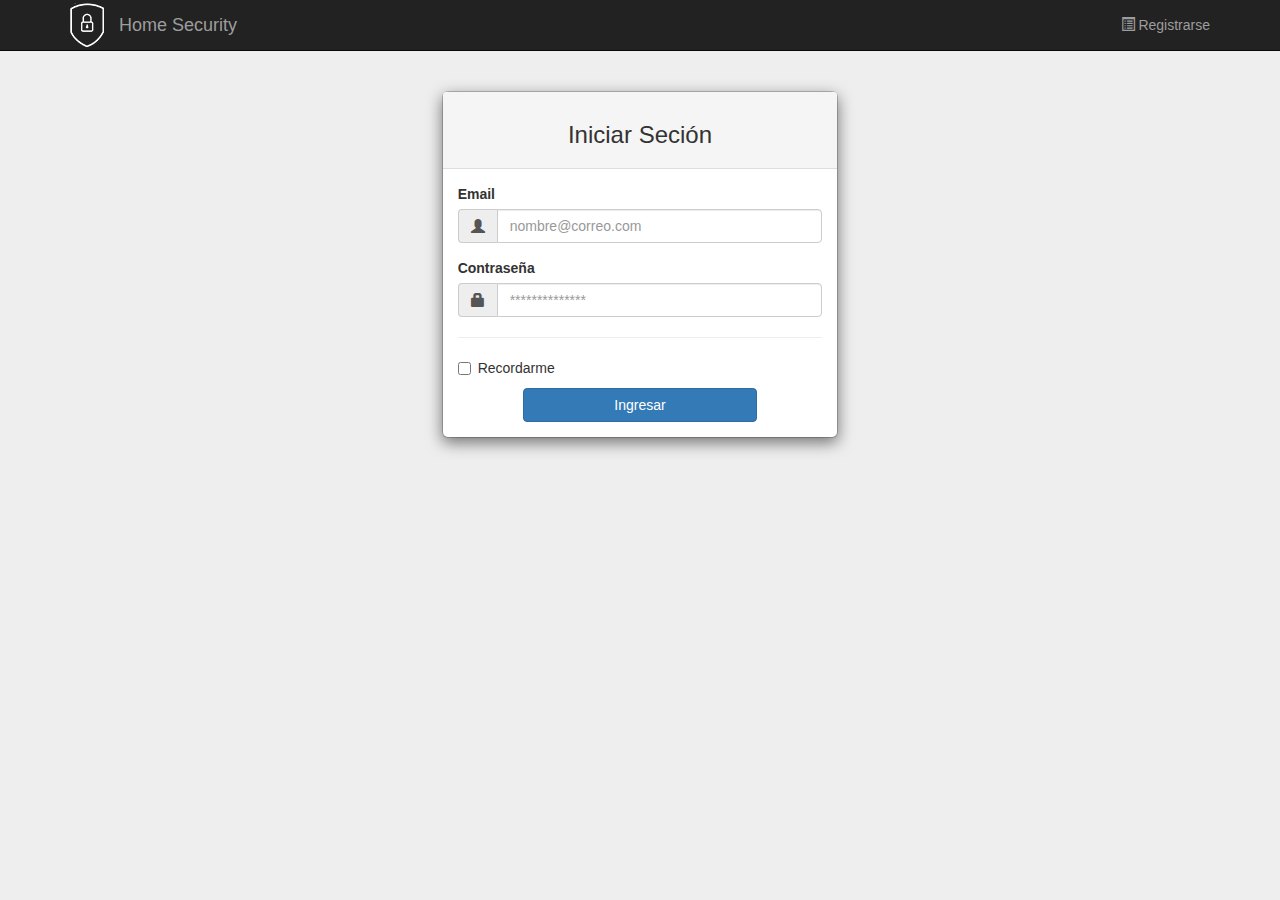
<file: index.html>
<!DOCTYPE html>
<html lang="en">
<head>
	<meta charset="UTF-8">
	<title>Ingreso</title>

	<meta http-equiv="X-UA-Compatible" content="IE=edge">
	<meta name="viewport" content="width=device-width, user-scalable=no, initial-scale=1.0, maximum-scale=1.0, minimum-scale=1.0">


	<!-- Bootstrap core CSS -->
	<link href="css/bootstrap.min.css" rel="stylesheet" type="text/css">

	<!-- Estilos personalizados para la plantilla -->
	<link href="css/style.css" rel="stylesheet" type="text/css">

</head>
<body>


	<nav class="navbar navbar-default navbar-static-top navbar-inverse" style="margin-bottom: 40px" >
		<div class="container">
			<div class="navbar-header">
				<button type="button" class="navbar-toggle collapsed" data-toggle="collapse" data-target="#navbar" aria-expanded="false" aria-controls="navbar">
					<span class="sr-only">Toggle navigation</span>
					<span class="icon-bar"></span>
					<span class="icon-bar"></span>
					<span class="icon-bar"></span>
				</button>
				<a class="navbar-brand">
                    <img class="img-logo" alt="Brand" src="image/logo.png">
                </a>
				<a class="navbar-brand" href="index.html">
                    Home Security
                </a>
			</div>
			<div id="navbar" class="navbar-collapse collapse">

				<ul class="nav navbar-nav navbar-right">
					<li><a href="registro.html"><span class="glyphicon glyphicon-list-alt" aria-hidden="true"></span> Registrarse</a> </li>
				</ul>

			</div><!--/.nav-collapse -->
		</div>
	</nav>

	<div class="container-fluid">

	<div class="row">

		<div class="col-lg-4 col-md-3 col-sm-2"></div>

		<div class="col-lg-4 col-md-6 col-sm-8">

			<div class="panel panel-default modal-content">

				<div class="panel-heading"><h3 class="text-center">Iniciar Seción</h3></div>

				<div class="panel-body">
					<form action="inicio.html">

						<div class="form-group">
							<label for="inputEmail" class="control-label">Email</label>
							<div class="input-group">
								<span class="input-group-addon">
									<span class="glyphicon glyphicon-user" aria-hidden="true"></span> 
								</span>
								<input type="email" class = "form-control"  placeholder = "nombre@correo.com">
							</div>
						</div>

						<div class="form-group">
							<label for="inputEmail" class="control-label">Contraseña</label>
							<div class="input-group">
								<span class="input-group-addon">
									<span class="glyphicon glyphicon-lock" aria-hidden="true"></span> 
								</span>
								<input type="password" class = "form-control"  placeholder ="**************">
							</div>
						</div>
						<hr/>	

						<div class="checkbox">
							<label>
								<input type="checkbox">	Recordarme
							</label>
						</div>

						<div class="row">
							<div class="col-md-2 col-sm-1"></div>
							<div class="col-md-8 col-sm-10"><button type="submit" href="inicio.html" class="btn btn-primary btn-block">Ingresar</button></div>
							<div class="col-md-2 col-sm-1"></div>
						</div>

					</form>

				</div>

			</div>

		</div>

		<div class="col-lg-4 col-md-3 col-sm-2"></div>
	</div>

</div>

<!-- jQuery .JS -->
<script src="js/jquery.min.js"></script>
<!-- Bootstrap .JS -->
<script src="js/bootstrap.min.js"></script>

</body>
</html>
</file>
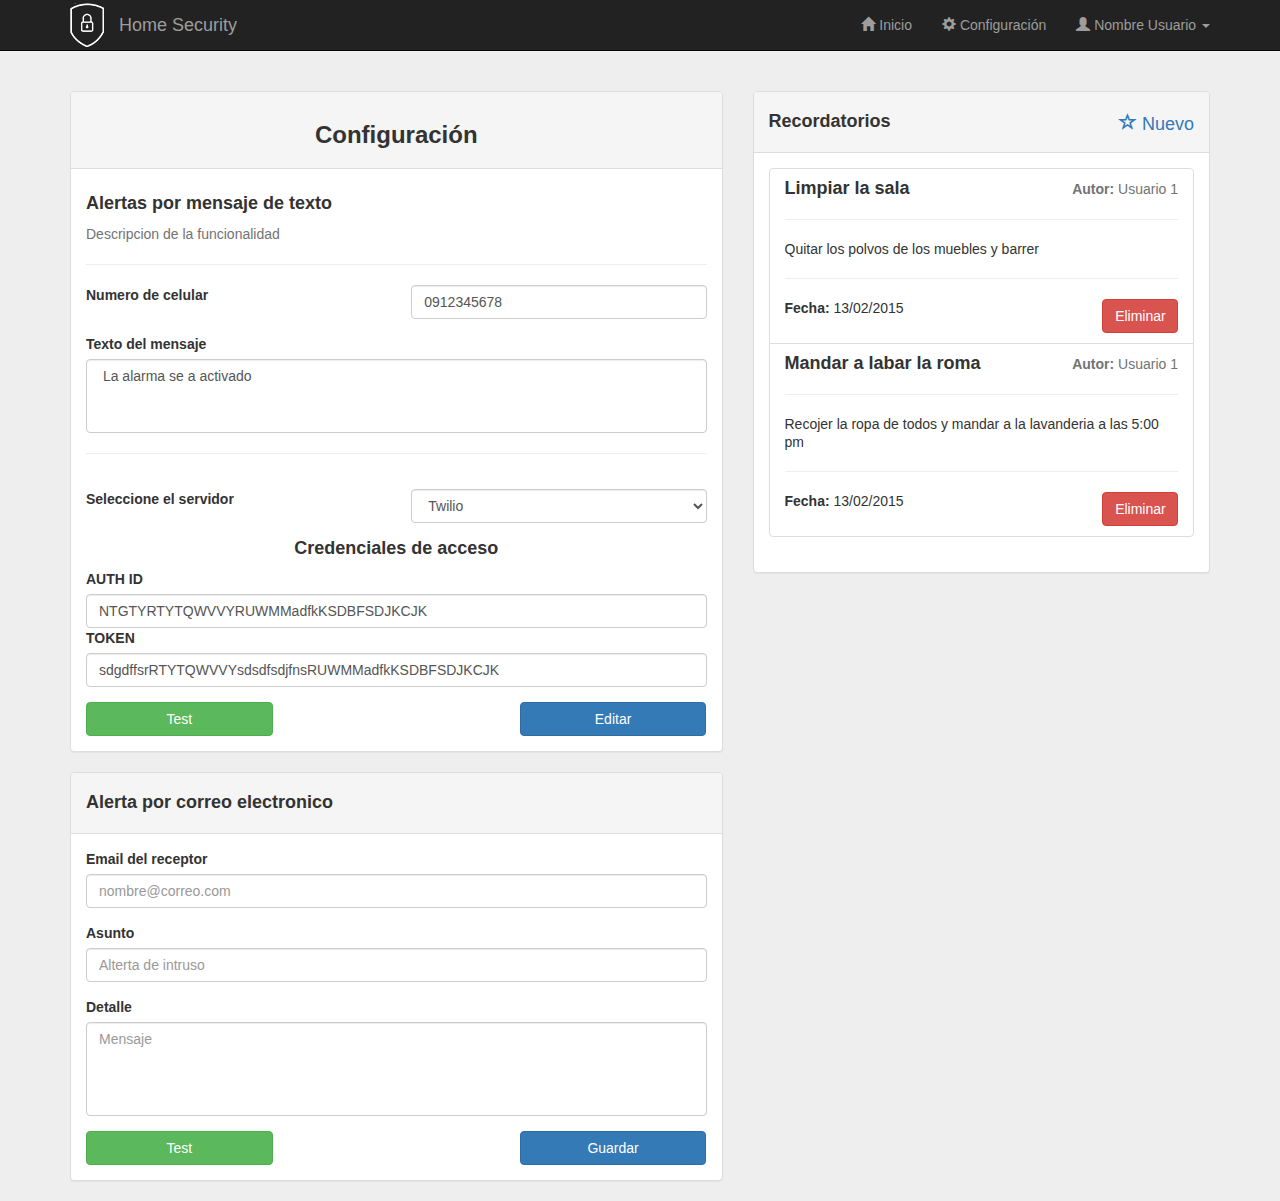
<file: config.html>
<!DOCTYPE html>
<html lang="en">
<head>
	<meta charset="UTF-8">
	<title>Config</title>

	<meta http-equiv="X-UA-Compatible" content="IE=edge">
	<meta name="viewport" content="width=device-width, user-scalable=no, initial-scale=1.0, maximum-scale=1.0, minimum-scale=1.0">


	<!-- Bootstrap core CSS -->
	<link href="css/bootstrap.min.css" rel="stylesheet" type="text/css">

	<!-- Estilos personalizados para la plantilla -->
	<link href="css/style.css" rel="stylesheet" type="text/css">

	<link href="css/bootstrap-toggle.min.css" rel="stylesheet"/>
	
	<link href="css/font-awesome.min.css" rel="stylesheet">


</head>
<body>

<nav class="navbar navbar-default navbar-static-top navbar-inverse" style="margin-bottom: 40px" >
		<div class="container">
			<div class="navbar-header">
				<button type="button" class="navbar-toggle collapsed" data-toggle="collapse" data-target="#navbar" aria-expanded="false" aria-controls="navbar">
					<span class="sr-only">Toggle navigation</span>
					<span class="icon-bar"></span>
					<span class="icon-bar"></span>
					<span class="icon-bar"></span>
				</button>
				<a class="navbar-brand">
                    <img class="img-logo" alt="Brand" src="image/logo.png">
                </a>
				<a class="navbar-brand" href="inicio.html">
                    Home Security
                </a>
			</div>
			<div id="navbar" class="navbar-collapse collapse">
			
				<ul class="nav navbar-nav navbar-right">
                    <li><a href="inicio.html"><span class="glyphicon glyphicon-home " aria-hidden="true"></span> Inicio</a></li>
                    <li><a href="config.html"><span class="glyphicon glyphicon-cog " aria-hidden="true"></span> Configuración</a></li>
                    <li class="dropdown">
                        <a href="#" class="dropdown-toggle" data-toggle="dropdown" role="button" aria-expanded="false"><span class="glyphicon glyphicon-user " aria-hidden="true"></span> Nombre Usuario <span class="caret"></span></a>
                        <ul class="dropdown-menu" role="menu">
                            <li><a href="perfil.html"><span class="glyphicon glyphicon-pencil " aria-hidden="true"></span> Editar Perfil</a></li>
                            <li role="presentation" class="divider"></li>
                            <li><a href="index.html"><span class="glyphicon glyphicon-off " aria-hidden="true"></span> Salir</a></li>
                        </ul>
                    </li>
                </ul>			

			</div><!--/.nav-collapse -->
		</div>
	</nav>


	<!-- Contenido -->
	<div class="container">

		<div class="row">
										<!-- Colunas -->
			<div class="col-sm-12 visible-xs"> 						<!-- Coluna para las secciones -->
				<div class="panel panel-default">
                    <div class="panel-heading">
                        <h4><strong>Secciones</strong></h4>
                    </div>
                    <div class="panel-body">
                        <ul class="nav nav-stacked" id="sidebar">

                            <li><a href="#sms"><span class="glyphicon glyphicon-phone " aria-hidden="true"></span> Alertas via SMS</a></li>
                            <li><a href="#mail"><span class="glyphicon glyphicon-envelope " aria-hidden="true"></span> Alertas via Mail</a></li>
							<li><a href="#recordatorio"><span class="glyphicon glyphicon-comment " aria-hidden="true"></span> Recordatorios</a></li>
                        </ul>
                    </div>
                </div> 
			</div>										<!-- Fin Coluna secciones -->

			<div class="col-sm-12">						<!-- Coluna Panel de control-->


				<div class="row"> 						<!-- Colunas elementos panel de contro -->
					<div class="col-lg-7 col-md-6">

						<div class="panel panel-default" id="sms">
	                        <div class="panel-heading">
	                            
								<h3 class="text-center"><strong>Configuración</strong></h3>

	                        </div>
	                        <div class="panel-body">
	                        	<h4><strong>Alertas por mensaje de texto</strong></h4>
	                            <p class="help-block">Descripcion de la funcionalidad </p>
								<hr/>

									<div class="row">
	                        			<div class="form-group col-sm-6">
	                        				<label class="control-label">Numero de celular</label>
	                        			</div>
	                        			<div class="form-group col-sm-6">
	                        				<input type="text" class="form-control" value="0912345678">

	                        			</div>

	                        			<div class="form-group col-sm-12">
                                			<label class="control-label">Texto del mensaje</label>
                                			<textarea rows="3" class="form-control" > La alarma se a activado</textarea>                            			
										<hr/>
                            			</div>

	                        			<div class="form-group col-sm-6">
	                        				<label class="control-label">Seleccione el servidor</label>
	                        			</div> 

	                        			<div class="form-grup col-sm-6">
	                        				<select id="" class="form-control">                        					
											  <option>Twilio</option>
											  <option>Plivo</option>
	                        				</select>
										</div>

										<div class="form-group  col-sm-12">
											<p></p>
											<h4 class="text-center"><strong>Credenciales de acceso</strong> </h4>
											
	                                		<label class="control-label">AUTH ID</label>
	                                		<input type="text" class="form-control" value="NTGTYRTYTQWVVYRUWMMadfkKSDBFSDJKCJK">
	                               
	                                		<label class="control-label">TOKEN</label>
	                                		<input type="text" class="form-control" value="sdgdffsrRTYTQWVVYsdsdfsdjfnsRUWMMadfkKSDBFSDJKCJK">
	                            		</div>
	                        		</div>

	                        		<div class="row">
				                        <div class="col-md-4 col-sm-6"><button type="button" class="btn btn-success btn-block">Test</button></div>
				                        <div class="col-md-4 col-sm-2"></div>
				                        <div class="col-md-4 col-sm-6"><button type="submit" class="btn btn-primary btn-block">Editar</button></div>
				                    </div>  
		                    </div>
                    	</div>

                    	<div class="panel panel-default" id="mail">
	                        <div class="panel-heading">
	                            <h4><strong>Alerta por correo electronico</strong></h4>
	                        </div>
	                        <div class="panel-body" >								

									<div class="form-group">
		                                <label class="control-label">Email del receptor</label>
		                                <input type="email" class="form-control" placeholder="nombre@correo.com">
		                            </div>
		                            <div class="form-group">
                                		<label class="control-label">Asunto</label>
                                		<input type="text" class="form-control" placeholder="Alterta de intruso">
                            		</div>
									<div class="form-group">
                                		<label class="control-label">Detalle</label>
                                		<textarea rows="4" class="form-control" placeholder="Mensaje" ></textarea>
                            		</div> 

                            		<div class="row">
				                        <div class="col-md-4 col-sm-6"><button type="button" class="btn btn-success btn-block">Test</button></div>
				                        <div class="col-md-4 col-sm-2"></div>
				                        <div class="col-md-4 col-sm-6"><button type="submit" class="btn btn-primary btn-block">Guardar</button></div>
				                    </div>



		                    </div>
                    	</div>

					</div>

				<div class="col-lg-5 col-md-6" id="recordatorio">
					
					<div class="panel panel-default">
						<div class="panel-heading">
							<h4>
								<a href="#addrecordatorio"  data-toggle="modal" class="pull-right">
									<span class="glyphicon glyphicon-star-empty " aria-hidden="true"></span> Nuevo
								</a>
								<strong>Recordatorios</strong>
							</h4>
						</div>
						<div class="panel-body">
							<ul class="list-group">

								<li class="list-group-item">
									<p class="list-group-item-heading help-block pull-right"><strong>Autor: </strong>Usuario 1</p>
									<h4 class="list-group-item-heading"><strong>Limpiar la sala</strong></h4>
									<hr/>
									<p class="list-group-item-text">Quitar los polvos de los muebles y barrer</p>
									<hr/>
									<div class="row">
										<div class="col-sm-9">
											<p class="list-group-item-text"><strong>Fecha: </strong> 13/02/2015</p>
										</div>
										<div class="col-sm-3">
											<button type="submit" class="btn btn-danger btn-block">Eliminar</button>
										</div>
									</div>
								</li>

								<li class="list-group-item">
									<p class="list-group-item-heading help-block pull-right"><strong>Autor: </strong>Usuario 1</p>
									<h4 class="list-group-item-heading"><strong>Mandar a labar la roma</strong></h4>
									<hr/>
									<p class="list-group-item-text">Recojer la ropa de todos y mandar a la lavanderia a las 5:00 pm</p>
									<hr/>
									<div class="row">
										<div class="col-sm-9">
											<p class="list-group-item-text"><strong>Fecha: </strong> 13/02/2015</p>
										</div>
										<div class="col-sm-3">
											<button type="submit" class="btn btn-danger btn-block">Eliminar</button>
										</div>
									</div>
								</li>

							</ul>  
						</div>

					</div>
					
				</div>


				</div>									<!-- Fin Colunas elementos panel de contro -->


				
			</div>										<!-- Fin Coluna Panel de control-->
		</div>											<!--Fin Colunas-->

	</div>


<div class="modal fade" id="addrecordatorio" tabindex="-1" role="dialog" aria-labelledby="myModalLabel" aria-hidden="true">
	<div class="modal-dialog">
		<div class="modal-content">
			<div class="modal-header">
				<button type="button" class="close" data-dismiss="modal" aria-label="Close"><span aria-hidden="true">&times;</span></button>
				<h4 class="modal-title" id="myModalLabel">Agregar Recordatorio</h4>
			</div>
			<div class="modal-body">
					<div class="form-group">
						<input type="text" class="form-control" placeholder="Titulo">
					</div>
						<textarea class="form-control" rows="4" placeholder="Descripcion"></textarea>
					<div class="modal-footer">
						<button type="button" class="btn btn-default" data-dismiss="modal">Cerrar</button>
						<button type="submit" class="btn btn-primary">Guardar</button>
					</div>
			</div>
		</div>
	</div>
</div>

<!-- jQuery .JS -->
<script src="js/jquery.min.js"></script>
<!-- Bootstrap .JS -->
<script src="js/bootstrap.min.js"></script>

<script src="js/bootstrap-toggle.min.js"></script>


</body>
</html>
</file>
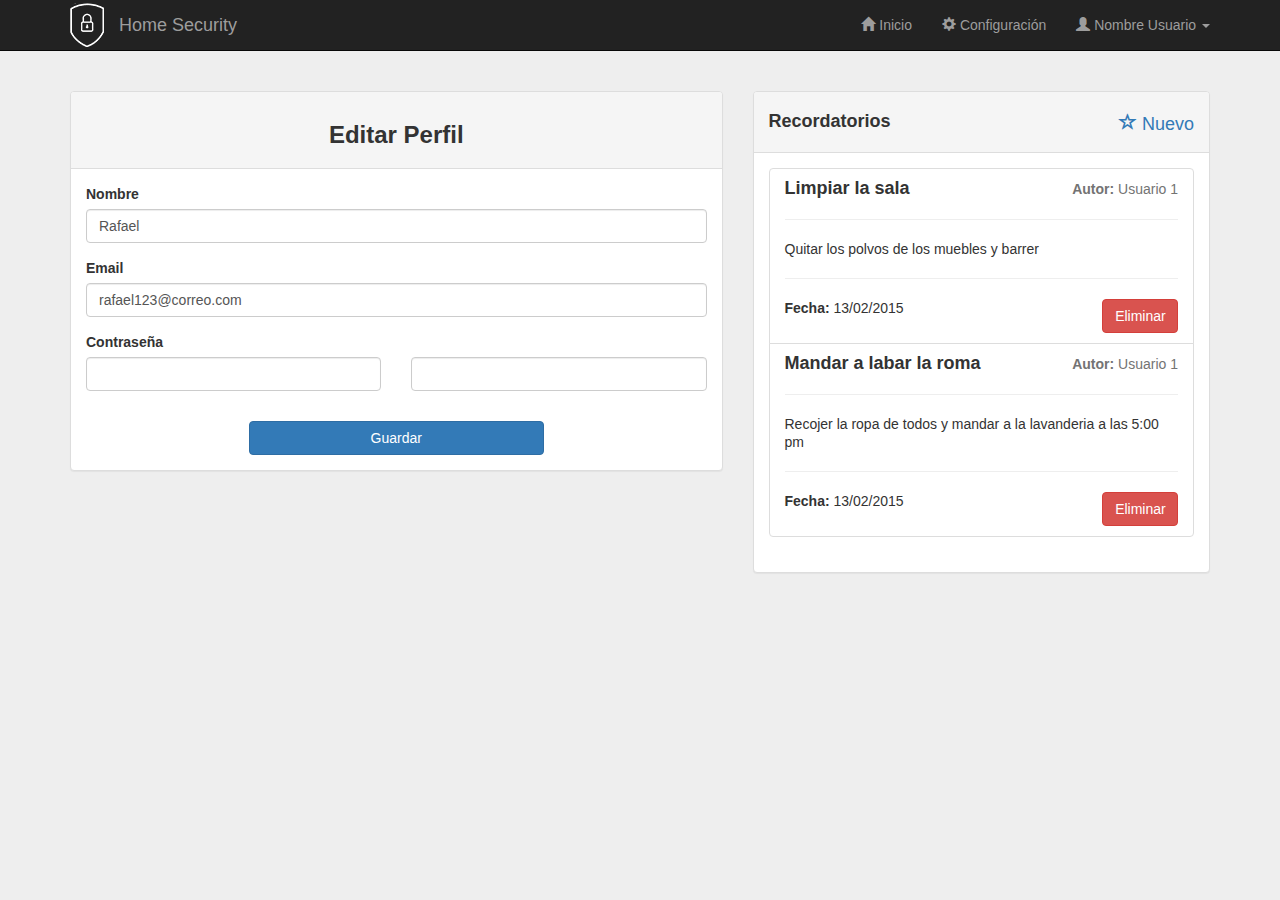
<file: perfil.html>
<!DOCTYPE html>
<html lang="en">
<head>
	<meta charset="UTF-8">
	<title>Config</title>

	<meta http-equiv="X-UA-Compatible" content="IE=edge">
	<meta name="viewport" content="width=device-width, user-scalable=no, initial-scale=1.0, maximum-scale=1.0, minimum-scale=1.0">


	<!-- Bootstrap core CSS -->
	<link href="css/bootstrap.min.css" rel="stylesheet" type="text/css">

	<!-- Estilos personalizados para la plantilla -->
	<link href="css/style.css" rel="stylesheet" type="text/css">

	<link href="css/bootstrap-toggle.min.css" rel="stylesheet"/>
	
	<link href="css/font-awesome.min.css" rel="stylesheet">


</head>
<body>

<nav class="navbar navbar-default navbar-static-top navbar-inverse" style="margin-bottom: 40px" >
		<div class="container">
			<div class="navbar-header">
				<button type="button" class="navbar-toggle collapsed" data-toggle="collapse" data-target="#navbar" aria-expanded="false" aria-controls="navbar">
					<span class="sr-only">Toggle navigation</span>
					<span class="icon-bar"></span>
					<span class="icon-bar"></span>
					<span class="icon-bar"></span>
				</button>
				<a class="navbar-brand">
                    <img class="img-logo" alt="Brand" src="image/logo.png">
                </a>
				<a class="navbar-brand" href="inicio.html">
                    Home Security
                </a>
			</div>
			<div id="navbar" class="navbar-collapse collapse">
			
				<ul class="nav navbar-nav navbar-right">
                    <li><a href="inicio.html"><span class="glyphicon glyphicon-home " aria-hidden="true"></span> Inicio</a></li>
                    <li><a href="config.html"><span class="glyphicon glyphicon-cog " aria-hidden="true"></span> Configuración</a></li>
                    <li class="dropdown">
                        <a href="#" class="dropdown-toggle" data-toggle="dropdown" role="button" aria-expanded="false"><span class="glyphicon glyphicon-user " aria-hidden="true"></span> Nombre Usuario <span class="caret"></span></a>
                        <ul class="dropdown-menu" role="menu">
                            <li><a href="perfil.html"><span class="glyphicon glyphicon-pencil " aria-hidden="true"></span> Editar Perfil</a></li>
                            <li role="presentation" class="divider"></li>
                            <li><a href="index.html"><span class="glyphicon glyphicon-off " aria-hidden="true"></span> Salir</a></li>
                        </ul>
                    </li>
                </ul>			

			</div><!--/.nav-collapse -->
		</div>
	</nav>


	<div class="container">

    <div class="row">

        <div class="col-md-12">

            <div class="row">

                <div class="col-lg-7 col-md-6">

                    <div class="panel panel-default">

                    <div class="panel-heading"><h3 class="text-center"><strong>Editar Perfil</strong></h3></div>

                    <div class="panel-body">

                        <div class="form-group">

                            <label for="inputName" class="control-label">Nombre</label>
                            <input type="text" class="form-control" value="Rafael">
                        </div>
                        
                        <div class="form-group">
                            <label for="inputEmail" class="control-label">Email</label>
                            <input type="email" class="form-control" value="rafael123@correo.com">
                        </div>

                        <div class="form-group">
                            <label for="inputPassword" class="control-label">Contraseña</label>
                            <div class="row">
                                <div class="form-group col-sm-6">
                                	<input type="password" class="form-control" >
                                </div>
                                <div class="form-group col-sm-6">
                                	<input type="password" class="form-control" > 
                                </div>
                            </div>
                        </div>
                        
                        <div class="row">
                            <div class="col-md-3 col-sm-2"></div>
                            <div class="col-md-6 col-sm-8"><button type="submit" class="btn btn-primary btn-block">Guardar</button></div>
                            <div class="col-md-3 col-sm-2"></div>
                        </div>  

                    </div>

                    </div>

                </div>

                <div class="col-lg-5 col-md-6" id="recordatorio">
					
					<div class="panel panel-default">
						<div class="panel-heading">
							<h4>
								<a href="#addrecordatorio"  data-toggle="modal" class="pull-right">
									<span class="glyphicon glyphicon-star-empty " aria-hidden="true"></span> Nuevo
								</a>
								<strong>Recordatorios</strong>
							</h4>
						</div>
						<div class="panel-body">
							<ul class="list-group">

								<li class="list-group-item">
									<p class="list-group-item-heading help-block pull-right"><strong>Autor: </strong>Usuario 1</p>
									<h4 class="list-group-item-heading"><strong>Limpiar la sala</strong></h4>
									<hr/>
									<p class="list-group-item-text">Quitar los polvos de los muebles y barrer</p>
									<hr/>
									<div class="row">
										<div class="col-sm-9">
											<p class="list-group-item-text"><strong>Fecha: </strong> 13/02/2015</p>
										</div>
										<div class="col-sm-3">
											<button type="submit" class="btn btn-danger btn-block">Eliminar</button>
										</div>
									</div>
								</li>

								<li class="list-group-item">
									<p class="list-group-item-heading help-block pull-right"><strong>Autor: </strong>Usuario 1</p>
									<h4 class="list-group-item-heading"><strong>Mandar a labar la roma</strong></h4>
									<hr/>
									<p class="list-group-item-text">Recojer la ropa de todos y mandar a la lavanderia a las 5:00 pm</p>
									<hr/>
									<div class="row">
										<div class="col-sm-9">
											<p class="list-group-item-text"><strong>Fecha: </strong> 13/02/2015</p>
										</div>
										<div class="col-sm-3">
											<button type="submit" class="btn btn-danger btn-block">Eliminar</button>
										</div>
									</div>
								</li>

							</ul>  
						</div>

					</div>
					
				</div>

            </div>

        </div>

    </div>

</div>



<div class="modal fade" id="addrecordatorio" tabindex="-1" role="dialog" aria-labelledby="myModalLabel" aria-hidden="true">
	<div class="modal-dialog">
		<div class="modal-content">
			<div class="modal-header">
				<button type="button" class="close" data-dismiss="modal" aria-label="Close"><span aria-hidden="true">&times;</span></button>
				<h4 class="modal-title" id="myModalLabel">Agregar Recordatorio</h4>
			</div>
			<div class="modal-body">
					<div class="form-group">
						<input type="text" class="form-control" placeholder="Titulo">
					</div>
						<textarea class="form-control" rows="4" placeholder="Descripcion"></textarea>
					<div class="modal-footer">
						<button type="button" class="btn btn-default" data-dismiss="modal">Cerrar</button>
						<button type="submit" class="btn btn-primary">Guardar</button>
					</div>
			</div>
		</div>
	</div>
</div>

<!-- jQuery .JS -->
<script src="js/jquery.min.js"></script>
<!-- Bootstrap .JS -->
<script src="js/bootstrap.min.js"></script>

<script src="js/bootstrap-toggle.min.js"></script>


</body>
</html>
</file>
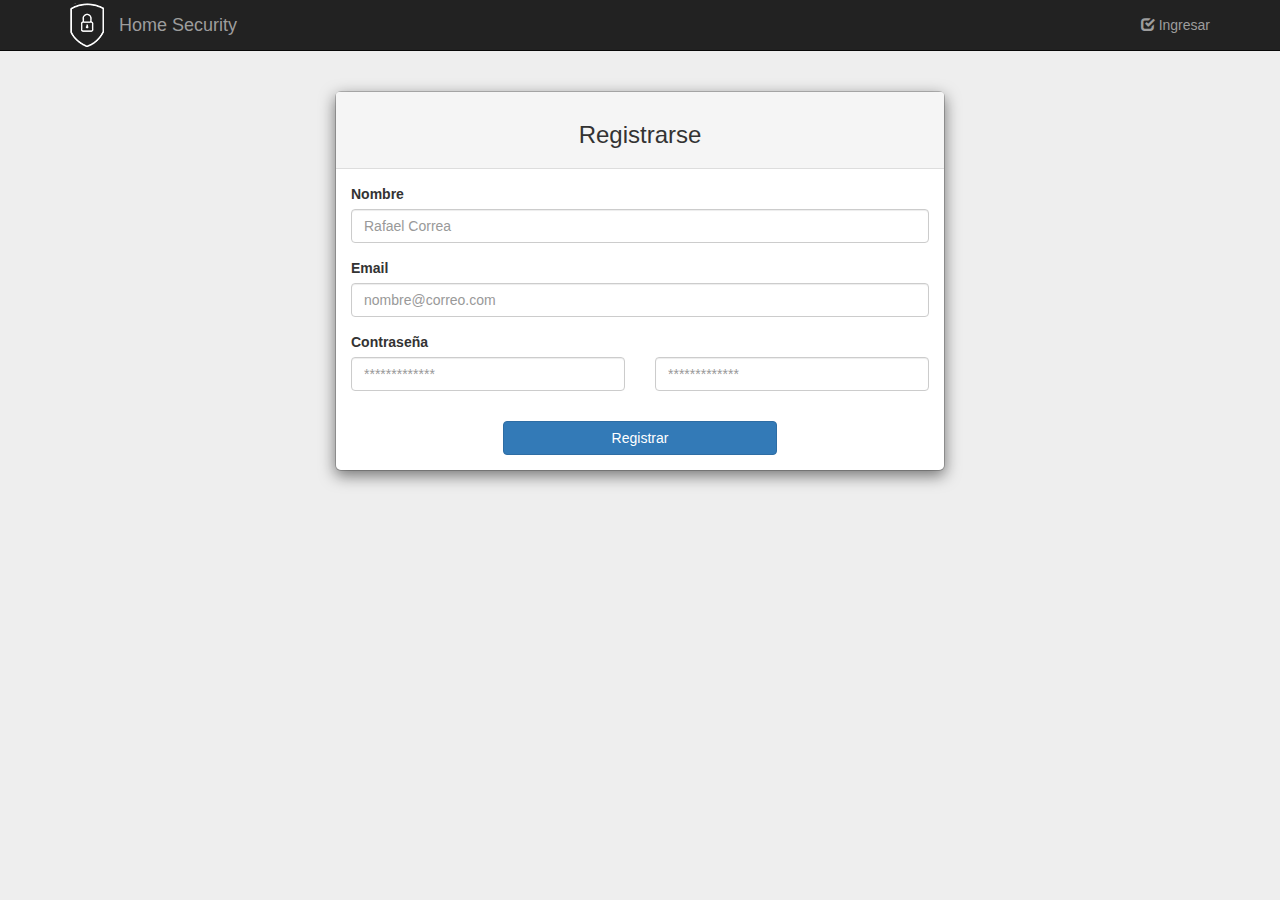
<file: registro.html>
<!DOCTYPE html>
<html lang="en">
<head>
	<meta charset="UTF-8">
	<title>Ingreso</title>

	<meta http-equiv="X-UA-Compatible" content="IE=edge">
	<meta name="viewport" content="width=device-width, user-scalable=no, initial-scale=1.0, maximum-scale=1.0, minimum-scale=1.0">


	<!-- Bootstrap core CSS -->
	<link href="css/bootstrap.min.css" rel="stylesheet" type="text/css">

	<!-- Estilos personalizados para la plantilla -->
	<link href="css/style.css" rel="stylesheet" type="text/css">

</head>
<body>


	<nav class="navbar navbar-default navbar-static-top navbar-inverse" style="margin-bottom: 40px" >
		<div class="container">
			<div class="navbar-header">
				<button type="button" class="navbar-toggle collapsed" data-toggle="collapse" data-target="#navbar" aria-expanded="false" aria-controls="navbar">
					<span class="sr-only">Toggle navigation</span>
					<span class="icon-bar"></span>
					<span class="icon-bar"></span>
					<span class="icon-bar"></span>
				</button>
				<a class="navbar-brand">
                    <img class="img-logo" alt="Brand" src="image/logo.png">
                </a>
				<a class="navbar-brand" href="index.html">
                    Home Security
                </a>
			</div>
			<div id="navbar" class="navbar-collapse collapse">

				<ul class="nav navbar-nav navbar-right">
					<li><a href="index.html"><span class="glyphicon glyphicon-check " aria-hidden="true"></span> Ingresar</a> </li>
				</ul>

			</div><!--/.nav-collapse -->
		</div>
	</nav>


<div class="container-fluid">

    <div class="row">

        <div class="col-lg-3 col-md-2 col-sm-1"></div>

        <div class="col-lg-6 col-md-8 col-sm-10">

            <div class="panel panel-default modal-content">

                <div class="panel-heading"><h3 class="text-center">Registrarse</h3></div>

                <div class="panel-body">

                    <div class="form-group">

                        <label for="inputName" class="control-label">Nombre</label>
                        <input type="text" class="form-control" placeholder="Rafael Correa">
                    </div>
                    
                    <div class="form-group">
                        <label for="inputEmail" class="control-label">Email</label>
                        <input type="email" class="form-control" placeholder="nombre@correo.com">
                    </div>

                    <div class="form-group">
                        <label for="inputPassword" class="control-label">Contraseña</label>
                        <div class="row">
                            <div class="form-group col-sm-6">
                                	<input type="password" class="form-control" placeholder="*************" >
                                </div>
                                <div class="form-group col-sm-6">
                                	<input type="password" class="form-control" placeholder="*************" > 
                                </div>
                        </div>
                    </div>
                    
                    <div class="row">
                        <div class="col-md-3 col-sm-2"></div>
                        <div class="col-md-6 col-sm-8"><button type="submit" class="btn btn-primary btn-block">Registrar</button></div>
                        <div class="col-md-3 col-sm-2"></div>
                    </div>  
                    

                </div>

            </div>

        </div>

        <div class="col-lg-3 col-md-2 col-sm-1"></div>
    </div>

</div>

<!-- jQuery .JS -->
<script src="js/jquery.min.js"></script>
<!-- Bootstrap .JS -->
<script src="js/bootstrap.min.js"></script>

</body>
</html>
</file>
<file: css/style.css>
body {
  background-color: #eee;
}

.img-logo{
	margin-top: -12px;
}


textarea {
    resize: none;
}
</file>
